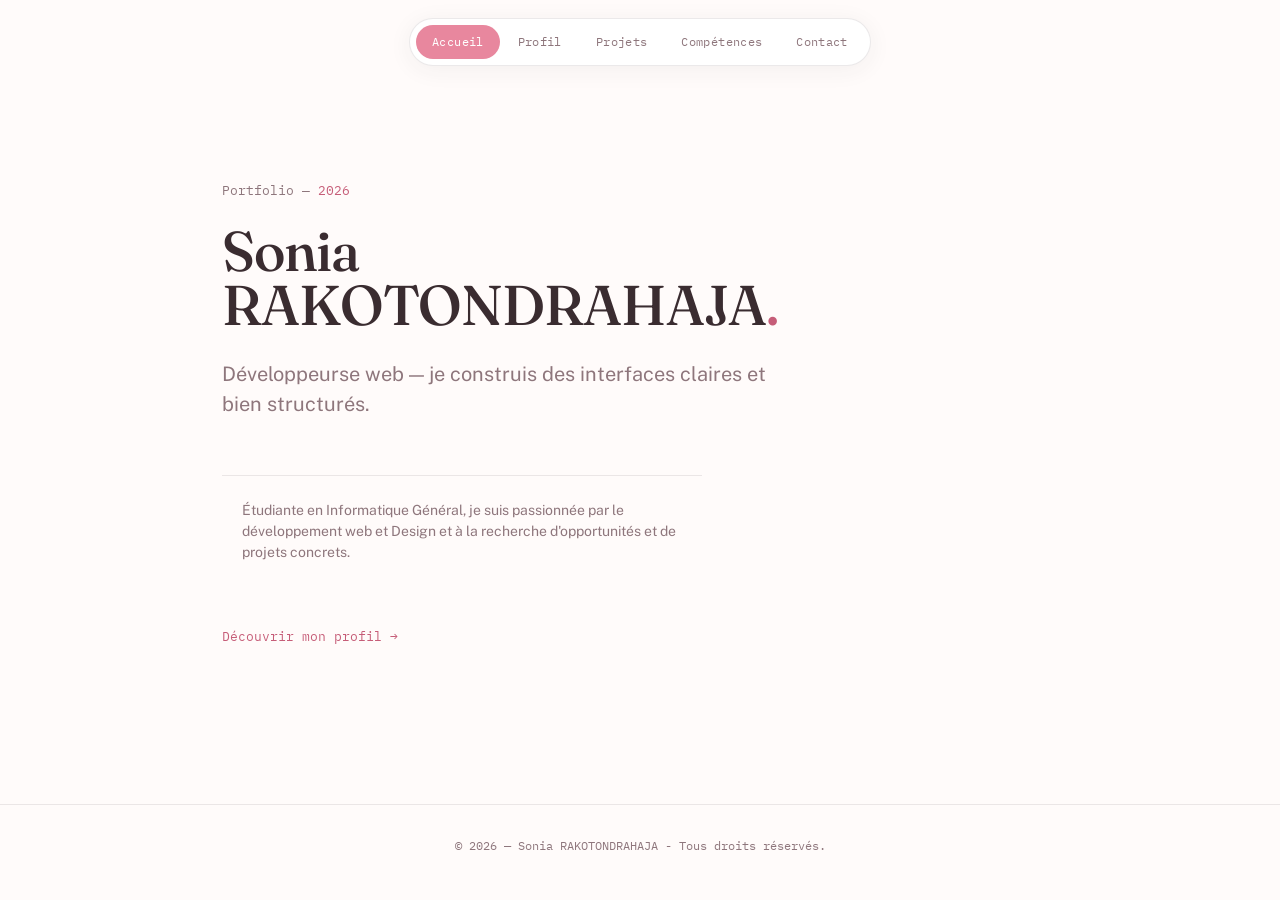
<file: index.html>
<!DOCTYPE html>
<html lang="fr">
<head>
<meta charset="UTF-8">
<meta name="viewport" content="width=device-width, initial-scale=1.0">
<title>Sonia RAKOTONDRAHAJA — Portfolio</title>
<link rel="preconnect" href="https://fonts.googleapis.com">
<link rel="preconnect" href="https://fonts.gstatic.com" crossorigin>
<link href="https://fonts.googleapis.com/css2?family=Fraunces:opsz,wght@9..144,300;9..144,500;9..144,600&family=Public+Sans:wght@400;500;600&family=IBM+Plex+Mono:wght@400;500&display=swap" rel="stylesheet">
<link rel="stylesheet" href="styles.css">
</head>
<body>

<nav class="tabs">
  <div class="tab-index">
    <a class="tab-item active" href="index.html">Accueil</a>
    <a class="tab-item" href="profil.html">Profil</a>
    <a class="tab-item" href="projets.html">Projets</a>
    <a class="tab-item" href="competences.html">Compétences</a>
    <a class="tab-item" href="contact.html">Contact</a>
  </div>
</nav>

<main>
  <section class="hero page-section">
    <p class="eyebrow reveal">Portfolio — <span class="year">2026</span></p>
    <h1 class="display reveal delay-1">Sonia<br>RAKOTONDRAHAJA<span class="accent-dot">.</span></h1>
    <p class="hero-sub reveal delay-2">Développeurse web — je construis des interfaces claires et bien structurés.<br class="br-desktop"></p>
    <div class="hero-meta reveal delay-3">
      <div class="meta-block">
        <span class="mono"></span>
        <p>Étudiante en Informatique Général, je suis passionnée par le développement web et Design et à la recherche d'opportunités et de projets concrets.</p>
      </div>
    </div>
    <a href="profil.html" class="scroll-cue reveal delay-3">Découvrir mon profil →</a>
  </section>
</main>

<footer class="site-footer">
  <span class="mono">© 2026 — Sonia RAKOTONDRAHAJA - Tous droits réservés.</span>
</footer>

</body>
</html>
</file>
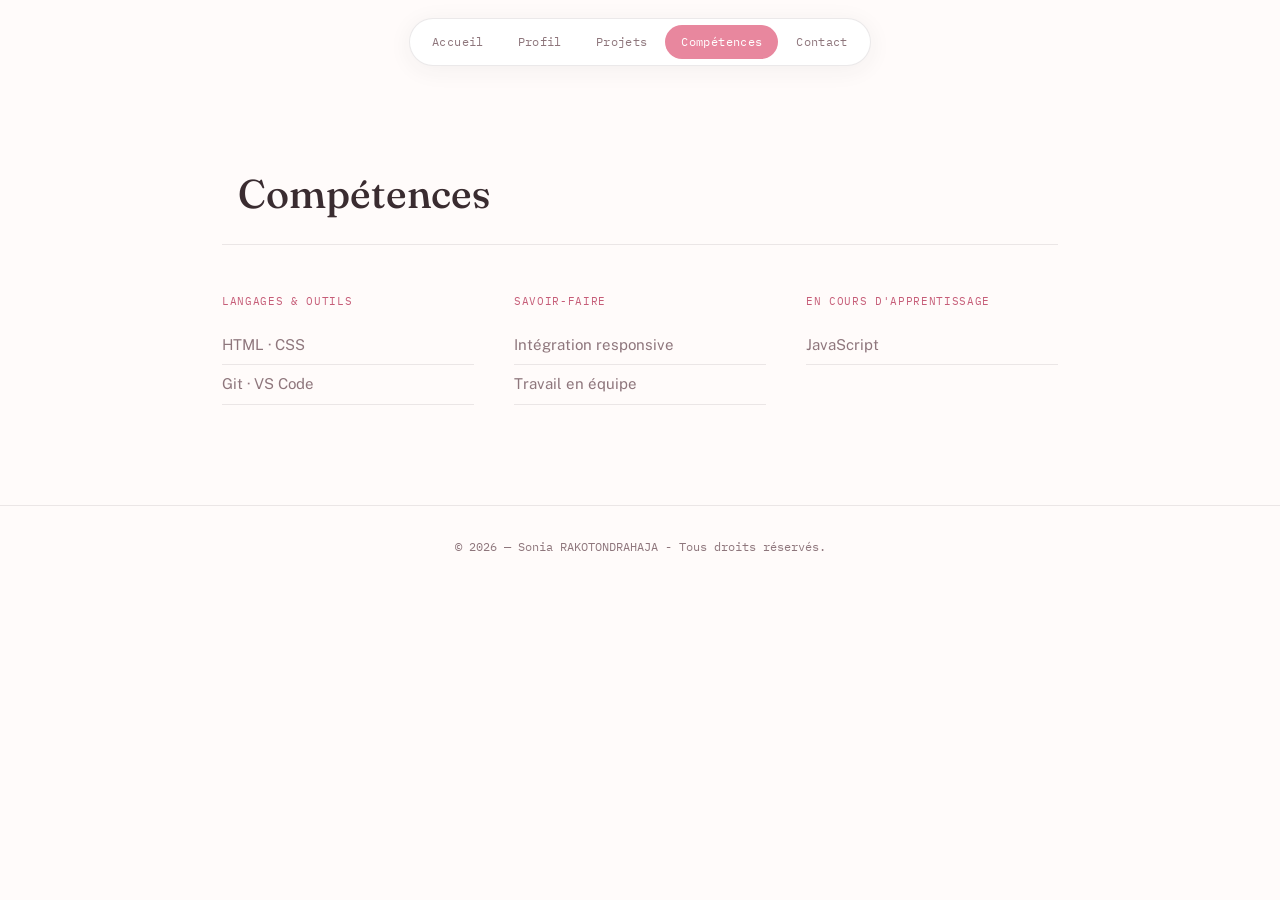
<file: competences.html>
<!DOCTYPE html>
<html lang="fr">
<head>
<meta charset="UTF-8">
<meta name="viewport" content="width=device-width, initial-scale=1.0">
<title>Compétences — Nom Prénom</title>
<link rel="preconnect" href="https://fonts.googleapis.com">
<link rel="preconnect" href="https://fonts.gstatic.com" crossorigin>
<link href="https://fonts.googleapis.com/css2?family=Fraunces:opsz,wght@9..144,300;9..144,500;9..144,600&family=Public+Sans:wght@400;500;600&family=IBM+Plex+Mono:wght@400;500&display=swap" rel="stylesheet">
<link rel="stylesheet" href="styles.css">
</head>
<body>

<nav class="tabs">
  <div class="tab-index">
    <a class="tab-item" href="index.html">Accueil</a>
    <a class="tab-item" href="profil.html">Profil</a>
    <a class="tab-item" href="projets.html">Projets</a>
    <a class="tab-item active" href="competences.html">Compétences</a>
    <a class="tab-item" href="contact.html">Contact</a>
  </div>
</nav>

<main>
  <section class="skills page-section">
    <div class="section-head reveal">
      <span class="mono"></span>
      <h2 class="display-sm">Compétences</h2>
    </div>
    <div class="skills-grid">
      <div class="skill-col reveal delay-1">
        <p class="mono col-label">Langages & outils</p>
        <p class="skill-line">HTML · CSS</p>
        <p class="skill-line">Git · VS Code</p>
      </div>
      <div class="skill-col reveal delay-2">
        <p class="mono col-label">Savoir-faire</p>
        <p class="skill-line">Intégration responsive</p>
        <p class="skill-line">Travail en équipe</p>
      </div>
      <div class="skill-col reveal delay-3">
        <p class="mono col-label">En cours d'apprentissage</p>
        <p class="skill-line">JavaScript</p>
        
      </div>
    </div>
  </section>
</main>

<footer class="site-footer">
  <span class="mono">© 2026 — Sonia RAKOTONDRAHAJA - Tous droits réservés.</span>
</footer>

</body>
</html>
</file>
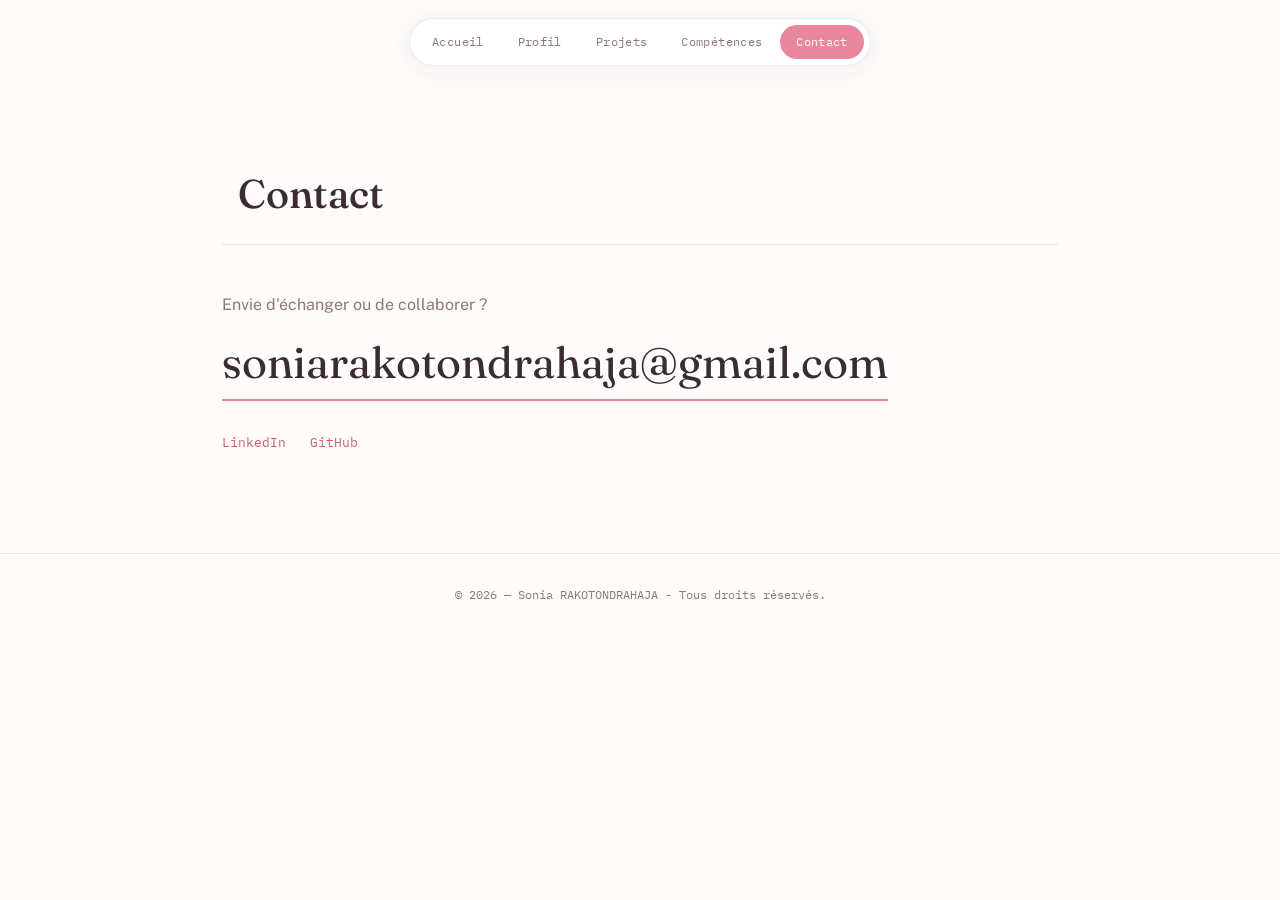
<file: contact.html>
<!DOCTYPE html>
<html lang="fr">
<head>
<meta charset="UTF-8">
<meta name="viewport" content="width=device-width, initial-scale=1.0">
<title>Contact — Nom Prénom</title>
<link rel="preconnect" href="https://fonts.googleapis.com">
<link rel="preconnect" href="https://fonts.gstatic.com" crossorigin>
<link href="https://fonts.googleapis.com/css2?family=Fraunces:opsz,wght@9..144,300;9..144,500;9..144,600&family=Public+Sans:wght@400;500;600&family=IBM+Plex+Mono:wght@400;500&display=swap" rel="stylesheet">
<link rel="stylesheet" href="styles.css">
</head>
<body>

<nav class="tabs">
  <div class="tab-index">
    <a class="tab-item" href="index.html">Accueil</a>
    <a class="tab-item" href="profil.html">Profil</a>
    <a class="tab-item" href="projets.html">Projets</a>
    <a class="tab-item" href="competences.html">Compétences</a>
    <a class="tab-item active" href="contact.html">Contact</a>
  </div>
</nav>

<main>
  <section class="contact page-section">
    <div class="section-head reveal">
      <span class="mono"></span>
      <h2 class="display-sm">Contact</h2>
    </div>
    <p class="contact-line reveal delay-1">Envie d'échanger ou de collaborer ?</p>
    <a href="mailto:ton.email@example.com" class="contact-email reveal delay-2">soniarakotondrahaja@gmail.com</a>
    <div class="socials reveal delay-3">
      <a href="#">LinkedIn</a>
      <a href="#">GitHub</a>
    </div>
  </section>
</main>

<footer class="site-footer">
  <span class="mono">© 2026 — Sonia RAKOTONDRAHAJA - Tous droits réservés.</span>
</footer>

</body>
</html>
</file>
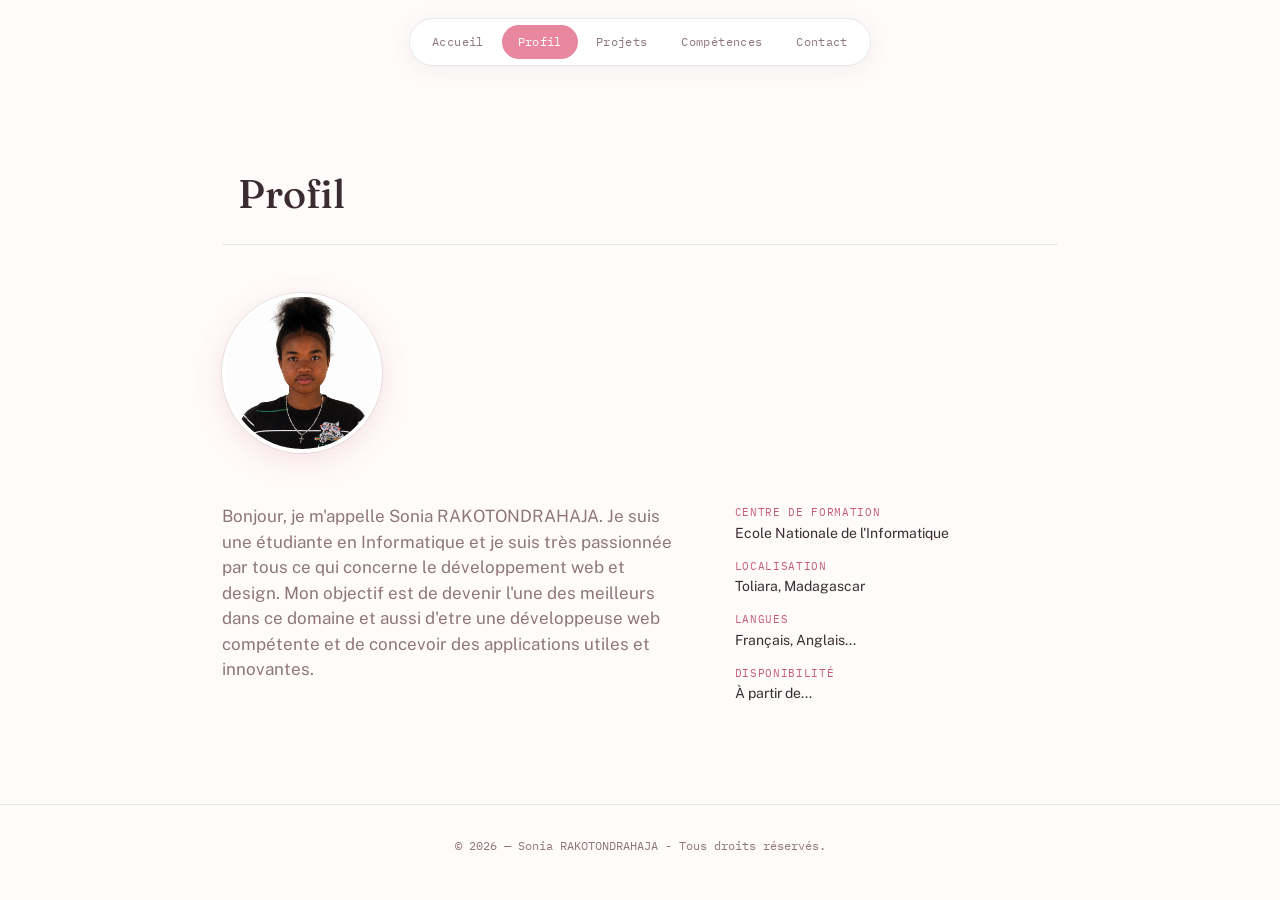
<file: profil.html>
<!DOCTYPE html>
<html lang="fr">
<head>
<meta charset="UTF-8">
<meta name="viewport" content="width=device-width, initial-scale=1.0">
<title>Profil — Sonia RAKOTONDRAHAJA</title>
<link rel="preconnect" href="https://fonts.googleapis.com">
<link rel="preconnect" href="https://fonts.gstatic.com" crossorigin>
<link href="https://fonts.googleapis.com/css2?family=Fraunces:opsz,wght@9..144,300;9..144,500;9..144,600&family=Public+Sans:wght@400;500;600&family=IBM+Plex+Mono:wght@400;500&display=swap" rel="stylesheet">
<link rel="stylesheet" href="styles.css">
</head>
<body>

<nav class="tabs">
  <div class="tab-index">
    <a class="tab-item" href="index.html">Accueil</a>
    <a class="tab-item active" href="profil.html">Profil</a>
    <a class="tab-item" href="projets.html">Projets</a>
    <a class="tab-item" href="competences.html">Compétences</a>
    <a class="tab-item" href="contact.html">Contact</a>
  </div>
</nav>

<main>
  <section class="about page-section">
    <div class="section-head reveal">
      <span class="mono"></span>
      <h2 class="display-sm">Profil</h2>
    </div>
    <div class="photo-wrap reveal">
      <img src="photo-profil.png" alt="Photo de profil" class="profile-photo">
    </div>

    <div class="about-grid">
      <p class="about-text reveal delay-1">
        Bonjour, je m'appelle Sonia RAKOTONDRAHAJA. Je suis une étudiante en Informatique et je suis très passionnée par tous ce qui concerne le développement web et design. Mon objectif est de devenir l'une des meilleurs dans ce domaine et aussi d'etre une développeuse web compétente et de concevoir des applications utiles et innovantes.
      </p>
      <ul class="facts reveal delay-2">
        <li><span class="mono">Centre de Formation</span>Ecole Nationale de l'Informatique</li>
        <li><span class="mono">Localisation</span>Toliara, Madagascar</li>
        <li><span class="mono">Langues</span>Français, Anglais...</li>
        <li><span class="mono">Disponibilité</span>À partir de...</li>
      </ul>
    </div>
  </section>
</main>

<footer class="site-footer">
  <span class="mono">© 2026 — Sonia RAKOTONDRAHAJA - Tous droits réservés.</span>
</footer>

</body>
</html>
</file>
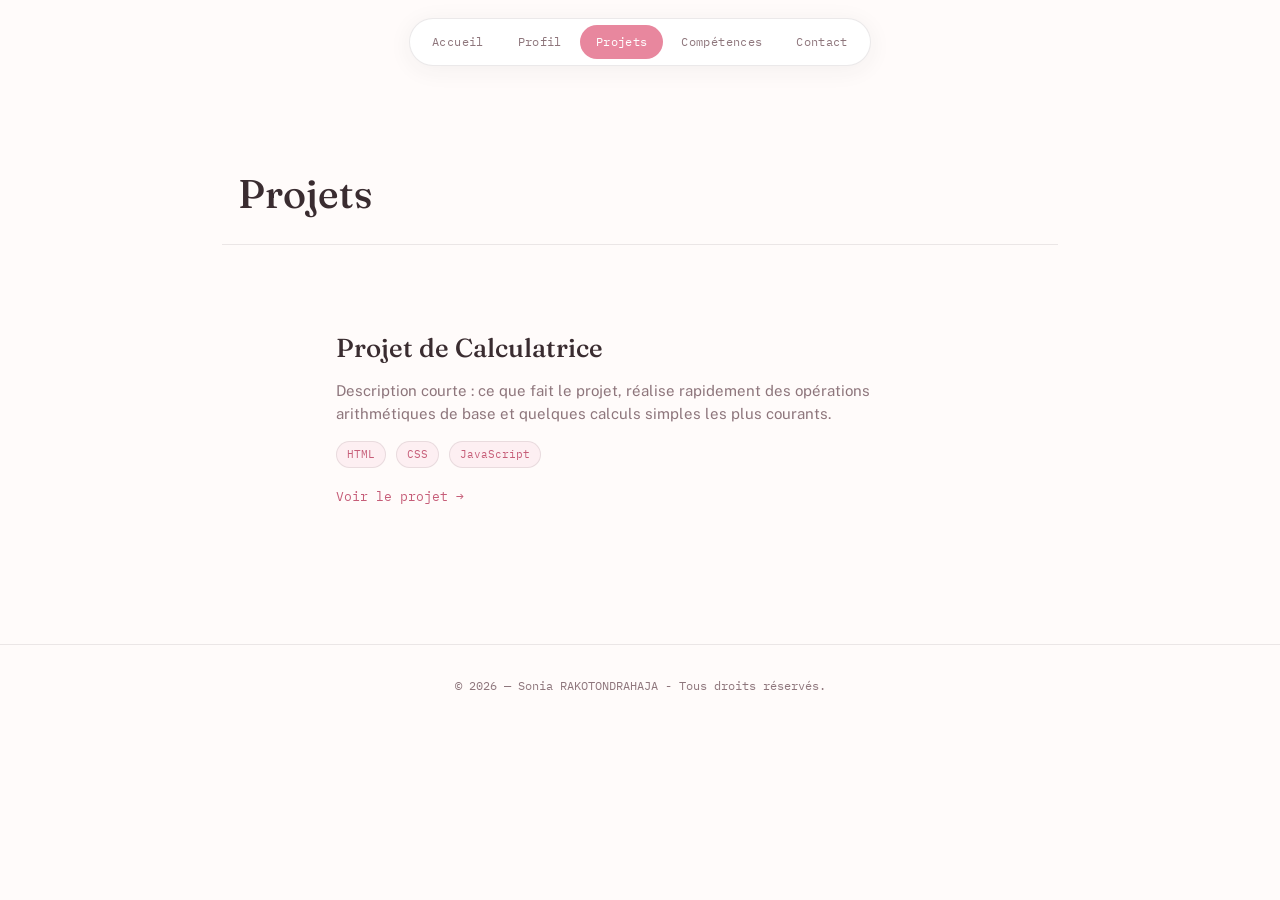
<file: projets.html>
<!DOCTYPE html>
<html lang="fr">
<head>
<meta charset="UTF-8">
<meta name="viewport" content="width=device-width, initial-scale=1.0">
<title>Projets — Nom Prénom</title>
<link rel="preconnect" href="https://fonts.googleapis.com">
<link rel="preconnect" href="https://fonts.gstatic.com" crossorigin>
<link href="https://fonts.googleapis.com/css2?family=Fraunces:opsz,wght@9..144,300;9..144,500;9..144,600&family=Public+Sans:wght@400;500;600&family=IBM+Plex+Mono:wght@400;500&display=swap" rel="stylesheet">
<link rel="stylesheet" href="styles.css">
</head>
<body>

<nav class="tabs">
  <div class="tab-index">
    <a class="tab-item" href="index.html">Accueil</a>
    <a class="tab-item" href="profil.html">Profil</a>
    <a class="tab-item active" href="projets.html">Projets</a>
    <a class="tab-item" href="competences.html">Compétences</a>
    <a class="tab-item" href="contact.html">Contact</a>
  </div>
</nav>

<main>
  <section class="work page-section">
    <div class="section-head reveal">
      <span class="mono"></span>
      <h2 class="display-sm">Projets</h2>
    </div>

    <article class="project reveal delay-1">
      <div class="project-index mono"></div>
      <div class="project-body">
        <h3>Projet de Calculatrice</h3>
        <p>Description courte : ce que fait le projet, réalise rapidement des opérations arithmétiques de base et quelques calculs simples les plus courants.</p>
        <ul class="tags">
          <li>HTML</li><li>CSS</li><li>JavaScript</li>
        </ul>
        <a href="https://soniarakotondrahaja-prog.github.io/Calculatrice_project/" class="project-link">Voir le projet →</a>
      </div>
    </article>

  </section>
</main>

<footer class="site-footer">
  <span class="mono">© 2026 — Sonia RAKOTONDRAHAJA - Tous droits réservés.</span>
</footer>

</body>
</html>
</file>
<file: styles.css>
/* ==========================================================
   TOKENS — thème blanc & rosé
   Background: blanc cassé très doux
   Accent: rose poudré / rose profond
   Display: Fraunces (serif, restraint)
   Body: Public Sans
   Mono/labels: IBM Plex Mono
   ========================================================== */
:root{
  --bg: #FFFBFA;
  --bg-alt: #FDEFF2;
  --ink: #3A2C30;
  --ink-dim: #8E767C;
  --accent: #E8879E;
  --accent-deep: #C65D78;
  --accent-soft: rgba(232,135,158,0.14);
  --line: rgba(58,44,48,0.1);
  --display: 'Fraunces', serif;
  --body: 'Public Sans', sans-serif;
  --mono: 'IBM Plex Mono', monospace;
}

*{ box-sizing: border-box; margin:0; padding:0; }

html{ scroll-behavior: smooth; }

body{
  background: var(--bg);
  color: var(--ink);
  font-family: var(--body);
  line-height: 1.5;
}

a{ color: inherit; text-decoration: none; }

/* ---------- NAV (onglets, pas de JS : la page active est marquée en dur dans le HTML) ---------- */
.tabs{
  position: sticky;
  top: 0;
  z-index: 10;
  display: flex;
  justify-content: center;
  padding: 18px 0;
  background: linear-gradient(to bottom, var(--bg) 70%, transparent);
}
.tab-index{
  display: flex;
  gap: 2px;
  background: #ffffff;
  border: 1px solid var(--line);
  border-radius: 999px;
  padding: 6px;
  box-shadow: 0 4px 24px rgba(58,44,48,0.06);
}
.tab-item{
  font-family: var(--mono);
  font-size: 12px;
  letter-spacing: 0.03em;
  padding: 8px 16px;
  border-radius: 999px;
  color: var(--ink-dim);
  transition: all 0.25s ease;
}
.tab-item:hover{ color: var(--accent-deep); }
.tab-item.active{
  background: var(--accent);
  color: #fff;
}

/* ---------- LAYOUT ---------- */
main{ position: relative; }
section, .page-section{
  max-width: 900px;
  margin: 0 auto;
  padding: 80px 32px 100px;
}

.mono{ font-family: var(--mono); }

.section-head{
  display: flex;
  align-items: baseline;
  gap: 16px;
  margin-bottom: 48px;
  border-bottom: 1px solid var(--line);
  padding-bottom: 20px;
}
.section-head .mono{ color: var(--accent-deep); font-size: 13px; }

.display{
  font-family: var(--display);
  font-weight: 500;
  font-size: clamp(56px, 11vw, 50px);
  line-height: 0.95;
  letter-spacing: -0.02em;
}
.display-sm{
  font-family: var(--display);
  font-weight: 500;
  font-size: clamp(28px, 4vw, 40px);
}
.accent-dot{ color: var(--accent-deep); }

/* ---------- HERO (Accueil) ---------- */
.hero{
  min-height: 80vh;
  display: flex;
  flex-direction: column;
  justify-content: center;
  padding-top: 40px;
}
.eyebrow{
  font-family: var(--mono);
  font-size: 13px;
  color: var(--ink-dim);
  margin-bottom: 24px;
}
.eyebrow .year{ color: var(--accent-deep); }
.hero-sub{
  font-size: clamp(16px, 2vw, 20px);
  color: var(--ink-dim);
  margin-top: 28px;
  max-width: 560px;
}
.hero-meta{
  margin-top: 56px;
  border-top: 1px solid var(--line);
  padding-top: 24px;
  max-width: 480px;
}
.meta-block{ display:flex; gap: 20px; align-items: flex-start; }
.meta-block .mono{ color: var(--accent-deep); font-size: 13px; padding-top: 2px; }
.meta-block p{ font-size: 14px; color: var(--ink-dim); }
.scroll-cue{
  margin-top: 64px;
  font-family: var(--mono);
  font-size: 13px;
  color: var(--accent-deep);
  width: fit-content;
  border-bottom: 1px solid transparent;
  transition: border-color 0.2s ease;
}
.scroll-cue:hover{ border-color: var(--accent-deep); }

/* ---------- PHOTO DE PROFIL ---------- */
.photo-wrap{
  margin-bottom: 44px;
}
.profile-photo{
  width: 160px;
  height: 160px;
  object-fit: cover;
  border-radius: 50%;
  border: 4px solid #fff;
  outline: 1px solid var(--line);
  box-shadow: 0 8px 30px rgba(198,93,120,0.16);
}

/* ---------- PHOTO DE PROFIL ---------- */
.profil-photo-wrap{
  margin-bottom: 48px;
}
.profil-photo{
  width: 168px;
  height: 168px;
  object-fit: cover;
  border-radius: 50%;
  border: 4px solid #fff;
  box-shadow: 0 8px 30px rgba(58,44,48,0.12), 0 0 0 1px var(--line);
}

/* ---------- ABOUT (Profil) ---------- */
.about-grid{
  display: grid;
  grid-template-columns: 1.4fr 1fr;
  gap: 60px;
}
.about-text{
  font-size: 17px;
  color: var(--ink-dim);
  max-width: 480px;
}
.facts{ list-style: none; display: flex; flex-direction: column; gap: 14px; }
.facts li{ font-size: 14px; display: flex; flex-direction: column; gap: 2px; }
.facts .mono{ font-size: 11px; color: var(--accent-deep); text-transform: uppercase; letter-spacing: 0.06em; }

/* ---------- PROJECTS ---------- */
.project{
  display: grid;
  grid-template-columns: 90px 1fr;
  gap: 24px;
  padding: 36px 0;
  border-bottom: 1px solid var(--line);
}
.project:last-of-type{ border-bottom: none; }
.project-index{
  color: var(--accent-deep);
  font-size: 14px;
  padding-top: 4px;
}
.project-body h3{
  font-family: var(--display);
  font-weight: 500;
  font-size: 26px;
  margin-bottom: 12px;
}
.project-body p{
  color: var(--ink-dim);
  font-size: 15px;
  max-width: 560px;
  margin-bottom: 16px;
}
.tags{
  list-style: none;
  display: flex;
  gap: 10px;
  margin-bottom: 16px;
  flex-wrap: wrap;
}
.tags li{
  font-family: var(--mono);
  font-size: 11px;
  color: var(--accent-deep);
  border: 1px solid var(--line);
  background: var(--bg-alt);
  padding: 4px 10px;
  border-radius: 999px;
}
.project-link{
  font-family: var(--mono);
  font-size: 13px;
  color: var(--accent-deep);
  border-bottom: 1px solid transparent;
}
.project-link:hover{ border-color: var(--accent-deep); }

/* ---------- SKILLS ---------- */
.skills-grid{
  display: grid;
  grid-template-columns: repeat(3, 1fr);
  gap: 40px;
}
.col-label{
  font-size: 11px;
  color: var(--accent-deep);
  text-transform: uppercase;
  letter-spacing: 0.06em;
  margin-bottom: 16px;
}
.skill-line{
  font-size: 15px;
  color: var(--ink-dim);
  padding: 8px 0;
  border-bottom: 1px solid var(--line);
}

/* ---------- CONTACT ---------- */
.contact-line{ color: var(--ink-dim); margin-bottom: 12px; }
.contact-email{
  font-family: var(--display);
  font-size: clamp(28px, 5vw, 44px);
  color: var(--ink);
  display: inline-block;
  border-bottom: 2px solid var(--accent);
  padding-bottom: 4px;
}
.socials{ display: flex; gap: 24px; margin-top: 32px; }
.socials a{
  font-family: var(--mono);
  font-size: 13px;
  color: var(--accent-deep);
}
.socials a:hover{ color: var(--ink); }

.site-footer{
  text-align: center;
  padding: 32px;
  color: var(--ink-dim);
  font-size: 12px;
  border-top: 1px solid var(--line);
}

/* ---------- REVEAL EN CSS PUR (à l'ouverture de la page) ---------- */
.reveal{
  animation: fadeInUp 0.7s ease both;
}
@keyframes fadeInUp{
  from{ opacity: 0; transform: translateY(20px); }
  to{ opacity: 1; transform: translateY(0); }
}
.delay-1{ animation-delay: 0.08s; }
.delay-2{ animation-delay: 0.16s; }
.delay-3{ animation-delay: 0.24s; }

/* ---------- RESPONSIVE ---------- */
@media (max-width: 720px){
  section, .page-section{ padding: 50px 20px 70px; }
  .about-grid{ grid-template-columns: 1fr; gap: 32px; }
  .skills-grid{ grid-template-columns: 1fr; gap: 28px; }
  .project{ grid-template-columns: 1fr; gap: 8px; }
  .br-desktop{ display: none; }
  .tab-index{ flex-wrap: wrap; justify-content: center; }
}

/* ---------- REDUCED MOTION ---------- */
@media (prefers-reduced-motion: reduce){
  html{ scroll-behavior: auto; }
  .reveal{ animation: none; }
}

/* ---------- FOCUS VISIBLE ---------- */
a:focus-visible, .tab-item:focus-visible{
  outline: 2px solid var(--accent-deep);
  outline-offset: 3px;
}
</file>
